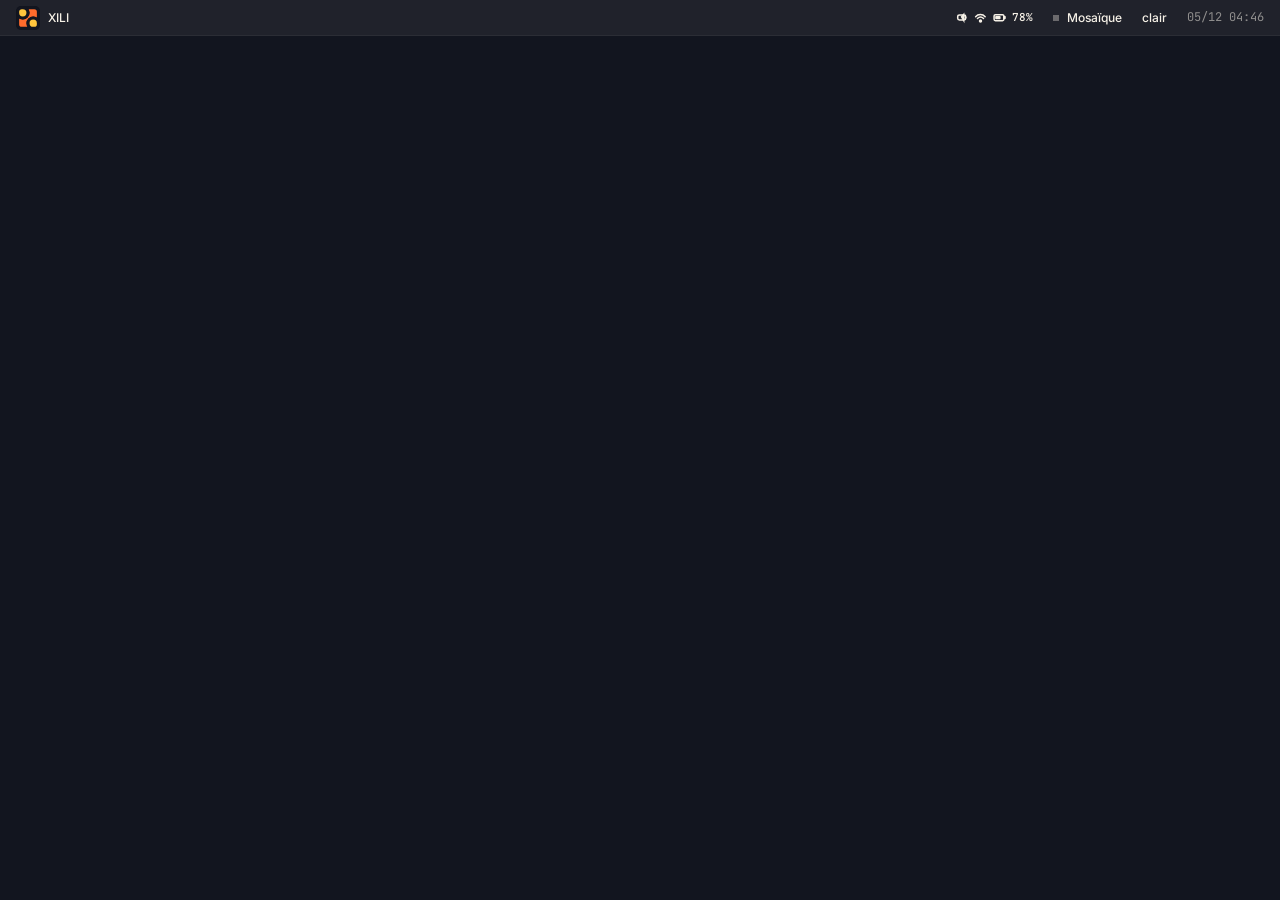
<file: prototype/index.html>
<!DOCTYPE html>
<html lang="fr" data-theme="sombre">
<head>
<meta charset="utf-8">
<meta name="viewport" content="width=device-width, initial-scale=1">
<title>XILI — bureau (maquette)</title>
<link rel="icon" href="../assets/logo/xili-favicon.svg" type="image/svg+xml">
<link rel="stylesheet" href="style.css">
</head>
<body>

<!-- Barre haute : menu à gauche, tâches au centre, état à droite -->
<header id="barre">
  <div class="barre-cote">
    <button id="bouton-menu" class="barre-bouton" aria-haspopup="true" aria-expanded="false">
      <svg class="barre-marque" viewBox="67.638 156.338 460 460" role="img" aria-label="Emblème XILI">
        <rect x="67.638" y="156.338" width="460" height="460" rx="98" fill="#12151F"/>
        <g stroke="#12151F" stroke-width="60" stroke-miterlimit="10">
          <path fill="#FF6B2C" d="M297.638 286.338 C297.638 231.109 252.866 186.338 197.638 186.338 L417.638 186.338 C461.821 186.338 497.638 222.155 497.638 266.338 L497.638 486.338 C497.638 431.109 452.866 386.338 397.638 386.338 C342.409 386.338 297.638 431.109 297.638 486.338 C297.638 541.566 342.409 586.338 397.638 586.338 L177.638 586.338 C133.455 586.338 97.638 550.521 97.638 506.338 L97.638 286.338 C97.638 341.566 142.409 386.338 197.638 386.338 C252.866 386.338 297.638 341.566 297.638 286.338 Z"/>
          <path fill="#FFC53D" d="M97.638 266.338 C97.638 222.155 133.455 186.338 177.638 186.338 L197.638 186.338 C252.866 186.338 297.638 231.109 297.638 286.338 C297.638 341.566 252.866 386.338 197.638 386.338 C142.409 386.338 97.638 341.566 97.638 286.338 Z"/>
          <path fill="#FFC53D" d="M297.638 486.338 C297.638 431.109 342.409 386.338 397.638 386.338 C452.866 386.338 497.638 431.109 497.638 486.338 L497.638 506.338 C497.638 550.521 461.821 586.338 417.638 586.338 L397.638 586.338 C342.409 586.338 297.638 541.566 297.638 486.338 Z"/>
        </g>
      </svg>
      <span>XILI</span>
    </button>
  </div>
  <div id="barre-taches" class="barre-taches" aria-label="Fenêtres ouvertes"></div>
  <div class="barre-cote barre-cote-droite">
    <!-- Indicateurs système (§10.7) : un seul bouton, trois icônes ; le clic
         ouvre le popover de réglages rapides. -->
    <button id="bouton-systeme" class="barre-bouton barre-systeme" aria-haspopup="true" aria-expanded="false"
            title="Réglages rapides (volume, Wi-Fi, batterie, luminosité)">
      <svg class="sys-icone" id="icone-volume" viewBox="0 0 12 12" aria-hidden="true">
        <rect x="2.5" y="3.6" width="7.4" height="4.8" rx="1.6" fill="none"/>
        <path d="M6.1 5.4 L8 3.3 L8 8.7 Z" fill="currentColor"/>
        <path class="ondes" d="M9.3 4.9 C10.2 5.8 10.2 6.2 9.3 7.1"/>
        <path class="croix" d="M8.3 4.7 L10.7 7.3 M10.7 4.7 L8.3 7.3" fill="none"/>
      </svg>
      <svg class="sys-icone" id="icone-wifi" viewBox="0 0 12 12" aria-hidden="true">
        <path d="M1.5 5.2 C3.8 2.6 8 2.6 10.3 5.2"/>
        <path d="M3.2 6.9 C4.9 5.3 7.1 5.3 8.8 6.9"/>
        <circle cx="6" cy="9.2" r="0.9"/>
      </svg>
      <svg class="sys-icone" id="icone-batterie" viewBox="0 0 12 12" aria-hidden="true">
        <rect x="1" y="3.5" width="9" height="5.4" rx="1.2" fill="none"/>
        <rect x="10.2" y="5" width="0.9" height="2" rx="0.3" fill="currentColor"/>
        <rect class="niveau" x="2" y="4.5" width="7" height="3" rx="0.8"/>
      </svg>
      <span id="pourcent-batterie" class="barre-pourcent">--%</span>
    </button>
    <button id="mosaique" class="barre-bouton barre-mosaique" data-active="false"
            title="Mosaïque (Ctrl+Alt+M)" aria-pressed="false">
      <span class="pastille" aria-hidden="true"></span><span>Mosaïque</span>
    </button>
    <button id="bascule-theme" class="barre-bouton" title="Changer de thème (Ctrl+Alt+L)">clair</button>
    <span id="horloge" class="barre-horloge">--:--</span>
  </div>
</header>

<!-- Menu XILI -->
<nav id="menu" class="menu" hidden aria-label="Menu principal">
  <button class="menu-item" data-action="terminal">Ouvrir le terminal <span>Ctrl+Alt+T</span></button>
  <button class="menu-item" data-action="fichiers">Ouvrir les fichiers <span>Ctrl+Alt+F</span></button>
  <button class="menu-item" data-action="cepcou">Ouvrir le PC ou ordinateur</button>
  <button class="menu-item" data-action="reseauapp">Ouvrir le réseau</button>
  <button class="menu-item" data-action="corbeille">Ouvrir la corbeille</button>
  <button class="menu-item" data-action="dossier">Ouvrir le dossier</button>
  <hr class="menu-filet">
  <div class="menu-bloc">
    <span class="menu-libelle">Lisière de la fenêtre active</span>
    <div class="menu-lisieres">
      <input type="color" id="couleur-lisiere" value="#FF6B2C" title="Couleur libre de la lisière">
      <button class="menu-pastille" data-lisiere="#FF6B2C" style="--c:#FF6B2C" title="Orange brûlé — accent principal"></button>
      <button class="menu-pastille" data-lisiere="#FFC53D" style="--c:#FFC53D" title="Safran — accent secondaire"></button>
      <button class="menu-pastille" data-lisiere="#F6F1E7" style="--c:#F6F1E7" title="Ivoire — neutre"></button>
    </div>
  </div>
  <hr class="menu-filet">
  <button class="menu-item" data-action="animations">Animations&nbsp;: <span id="etat-animations">actives</span></button>
  <button class="menu-item" data-action="son">Son : <span id="etat-son">activé</span></button>
  <button class="menu-item" data-action="reseau">Réseau : <span id="etat-reseau">connecté</span></button>
  <button class="menu-item" data-action="parametres">Paramètres système…</button>
  <button class="menu-item" data-action="mosaique">Mosaïque automatique <span>Ctrl+Alt+M</span></button>
  <button class="menu-item" data-action="restart">Réinitialiser le bureau</button>
  <hr class="menu-filet">
  <button class="menu-item" data-action="propos">À propos de XILI</button>
</nav>

<!-- Popover réglages rapides (§10.7) -->
<div id="popover-systeme" class="popover-systeme" hidden aria-label="Réglages rapides">
  <div class="pop-ligne">
    <span class="pop-libelle">Volume</span>
    <input type="range" id="ctl-volume" min="0" max="100" value="65" aria-label="Volume">
    <button class="pop-bascule" id="ctl-son-coupe" aria-pressed="false" aria-label="Couper le son" title="Couper le son"></button>
  </div>
  <div class="pop-ligne">
    <span class="pop-libelle">Wi-Fi</span>
    <button class="pop-bascule pop-txt" id="ctl-wifi" aria-pressed="true">connecté</button>
    <span></span>
  </div>
  <div class="pop-ligne">
    <span class="pop-libelle">Batterie</span>
    <span id="batt-niveau" class="pop-niveau">78 %</span>
    <span id="pourcent-batterie-pop" class="pop-pourcent">78 %</span>
  </div>
  <div class="pop-ligne">
    <span class="pop-libelle">Luminosité</span>
    <input type="range" id="ctl-luminosite" min="0" max="100" value="100" aria-label="Luminosité">
    <span id="pourcent-luminosite" class="pop-pourcent">100 %</span>
  </div>
</div>

<!-- Voile de luminosité (§10.7) : aplat, pointer-events none -->
<div id="voile-luminosite" aria-hidden="true"></div>

<!-- Bureau : épingles + fenêtres -->
<main id="bureau">
  <div id="epingles" aria-label="Épingles du bureau"></div>
</main>

<!-- Modèle de fenêtre -->
<template id="modele-fenetre">
  <section class="fenetre" tabindex="-1">
    <header class="fenetre-titre"><span class="fenetre-nom"></span></header>
    <div class="fenetre-corps"></div>
    <footer class="fenetre-pied">
      <!-- Contrôles en SVG, jamais en glyphes : ✕ (U+2715) et ⤢ (U+2922)
           sont absents d'Inter et de JetBrains Mono. Une icône vectorielle
           ne dépend d'aucune police et se porte telle quelle en J7. -->
      <div class="fenetre-controles">
        <button class="fenetre-bouton" data-bouton="fermer" title="Fermer" aria-label="Fermer">
          <svg viewBox="0 0 12 12" aria-hidden="true"><path d="M2 2 L10 10 M10 2 L2 10"/></svg>
        </button>
        <button class="fenetre-bouton" data-bouton="minimiser" title="Réduire" aria-label="Réduire">
          <svg viewBox="0 0 12 12" aria-hidden="true"><path d="M2 9 L10 9"/></svg>
        </button>
        <button class="fenetre-bouton" data-bouton="agrandir" title="Agrandir" aria-label="Agrandir">
          <svg viewBox="0 0 12 12" aria-hidden="true"><rect x="2" y="2" width="8" height="8" rx="1"/></svg>
        </button>
      </div>
      <div class="fenetre-poignee" title="Redimensionner"></div>
    </footer>
  </section>
</template>

<script src="app.js?v=20261031-icones"></script>
</body>
</html>
</file>
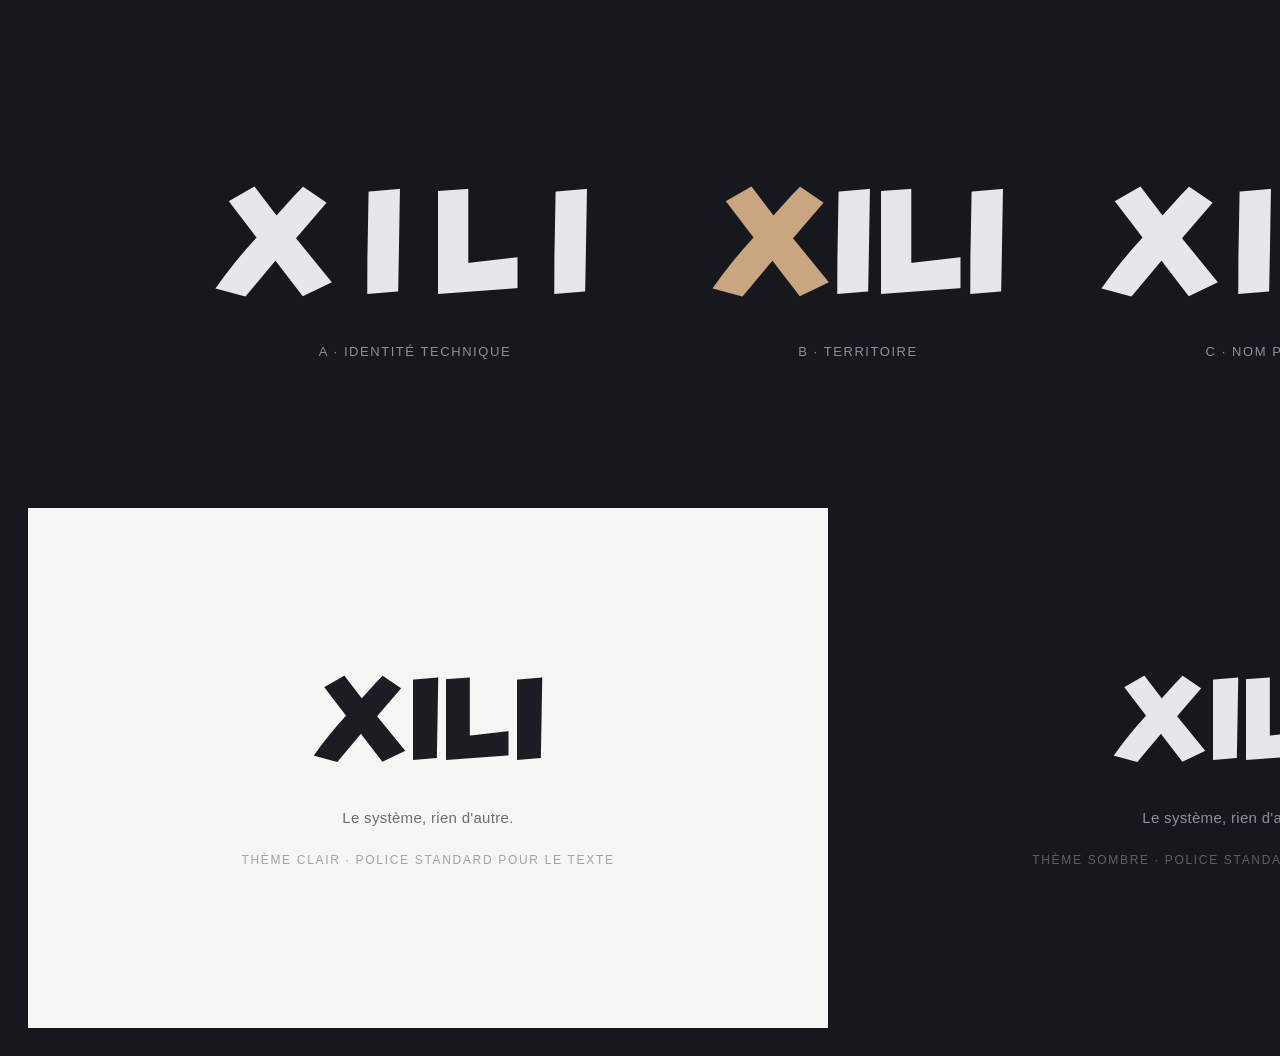
<file: xili-design/logo-essai.html>
<!DOCTYPE html>
<html lang="fr">
<head>
<meta charset="UTF-8">
<title>XILI — logo, essai</title>
<style>
@font-face{
  font-family:"LylBah";
  src:url("Lyl-Bah-Demo.ttf") format("truetype");
  font-display:block;
}
:root{
  --bg:#16181D; --surface:#1E2128; --text:#E6E7EA; --dim:#8B8F99;
  --primary:#7FA6C9; --accent:#C9A67F; --rule:#2A2E36;
}
*{box-sizing:border-box;margin:0;padding:0}
body{background:var(--bg);color:var(--text);
  font-family:"Liberation Sans","DejaVu Sans",sans-serif;font-size:14px;line-height:1.55;padding:28px}
.page{width:1600px;height:1000px;background:var(--bg);position:relative;overflow:hidden}
.lyl{font-family:"LylBah",cursive}
.std{font-family:"Liberation Sans","DejaVu Sans",sans-serif}
.mono{font-family:"Liberation Mono","DejaVu Sans Mono",monospace}

/* ----- planche 1 : le mot seul, trois sens ----- */
.w1{width:1600px;height:480px;display:flex;align-items:center;justify-content:center;gap:90px}
.w1 .item{text-align:center}
.w1 .mot{font-size:150px;line-height:1}
.w1 .cap{font-size:13px;color:var(--dim);margin-top:18px;letter-spacing:.12em;text-transform:uppercase}
.a .mot{letter-spacing:.18em}
.b .mot .x{color:var(--accent)}
.c .mot{letter-spacing:.08em}

/* ----- planche 2 : sur les fonds du système ----- */
.w2{width:1600px;height:520px;display:flex}
.half{width:50%;height:100%;display:flex;flex-direction:column;align-items:center;justify-content:center;gap:22px}
.half.clair{background:#F6F6F4;color:#1B1D22}
.half.sombre{background:#16181D;color:#E6E7EA}
.half.clair .lyl{color:#1B1D22}
.half.sombre .lyl{color:#E6E7EA}
.half .mot{font-size:118px;line-height:1}
.half .sous{font-size:15px;letter-spacing:.02em}
.half.clair .sous{color:#6B6E76}
.half.sombre .sous{color:#8B8F99}
.half .cap{font-size:12px;letter-spacing:.14em;text-transform:uppercase;opacity:.6}
.clair .cap{color:#6B6E76}
.sombre .cap{color:#8B8F99}
</style>
</head>
<body>

<!-- ============ planche 1 ============ -->
<div class="page w1">
  <div class="item a">
    <div class="lyl mot">XILI</div>
    <div class="cap">A · identité technique</div>
  </div>
  <div class="item b">
    <div class="lyl mot"><span class="x">X</span>ILI</div>
    <div class="cap">B · territoire</div>
  </div>
  <div class="item c">
    <div class="lyl mot">XILI</div>
    <div class="cap">C · nom propre</div>
  </div>
</div>

<!-- ============ planche 2 ============ -->
<div class="page w2">
  <div class="half clair">
    <div class="lyl mot">XILI</div>
    <div class="sous std">Le système, rien d'autre.</div>
    <div class="cap std">thème clair · police standard pour le texte</div>
  </div>
  <div class="half sombre">
    <div class="lyl mot">XILI</div>
    <div class="sous std">Le système, rien d'autre.</div>
    <div class="cap std">thème sombre · police standard pour le texte</div>
  </div>
</div>

</body>
</html>
</file>
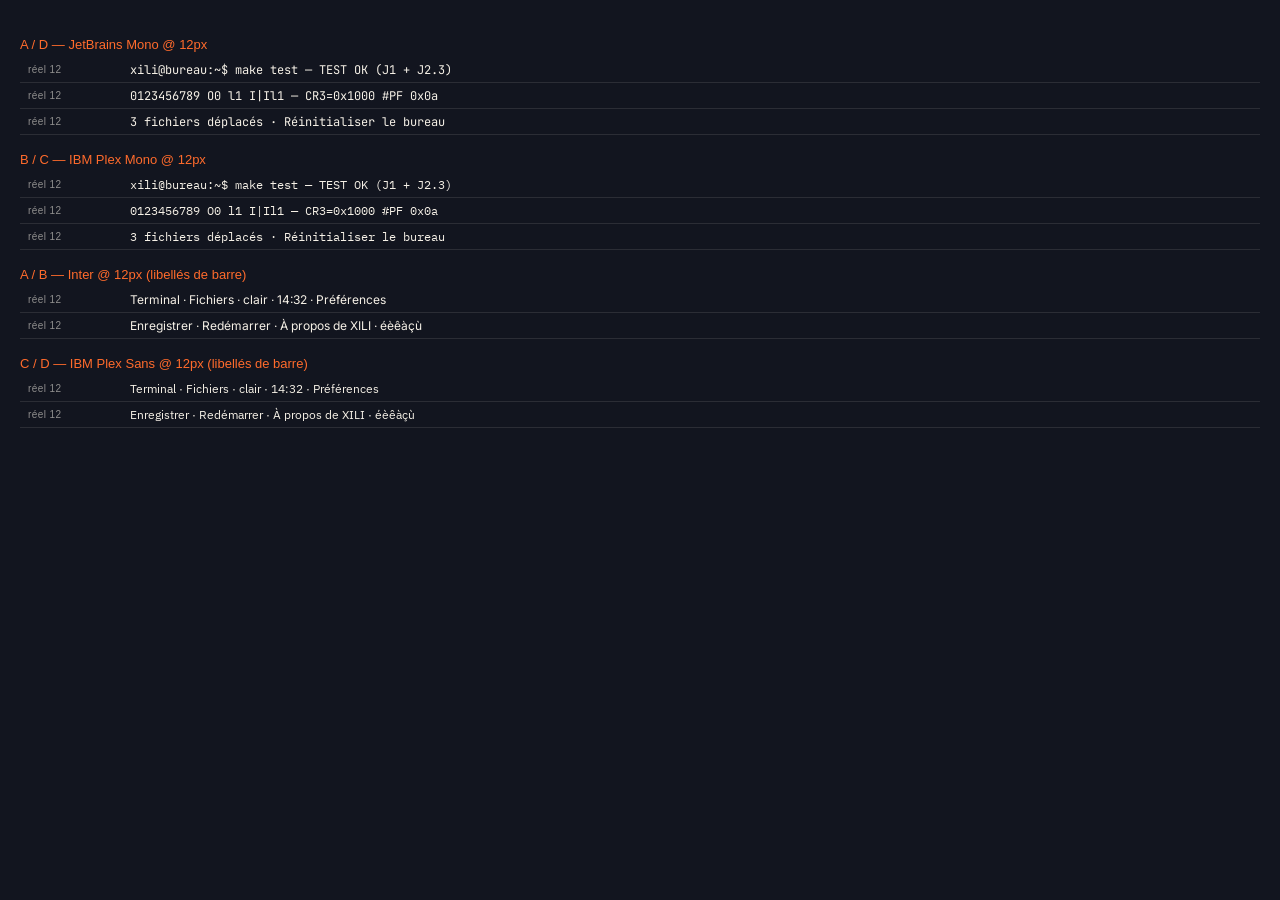
<file: xili-design/specimen-12px.html>
<!DOCTYPE html>
<html lang="fr">
<head>
<meta charset="utf-8">
<title>XILI — épreuve du 12 px</title>
<style>
@font-face { font-family: "Inter";     src: url("fonts-evaluation/Inter-var.ttf");         font-weight: 100 900; }
@font-face { font-family: "PlexSans";  src: url("fonts-evaluation/PlexSans-var.ttf");      font-weight: 100 900; }
@font-face { font-family: "JetBrains"; src: url("fonts-evaluation/JetBrainsMono-var.ttf"); font-weight: 100 900; }
@font-face { font-family: "PlexMono";  src: url("fonts-evaluation/PlexMono-Regular.ttf");  font-weight: 400; }
:root { --bg:#12151F; --surface:#20222B; --text:#F6F1E7; --text-dim:#8F8E8D;
        --primary:#FF6B2C; --rule:#2B2D35; }
* { box-sizing:border-box; margin:0; }
body { background:var(--bg); color:var(--text); padding:20px; }
.ligne { height:26px; display:flex; align-items:center; gap:10px; padding:0 8px;
         border-bottom:1px solid var(--rule); }
.lib { font:400 10px/1 sans-serif; color:var(--text-dim); width:92px; flex:none;
       letter-spacing:.04em; }
.vrai { font-size:12px; }          /* le rendu réel, tel quel */
.gard { font-size:12px; }          /* même chose, pour la lisibilité de la planche */
h2 { font:500 13px/1 sans-serif; color:var(--primary); margin:18px 0 6px; }
</style>
</head>
<body>

<h2>A / D — JetBrains Mono @ 12px</h2>
<div class="ligne"><span class="lib">réel 12</span><span class="vrai" style="font-family:JetBrains,monospace">xili@bureau:~$ make test — TEST OK (J1 + J2.3)</span></div>
<div class="ligne"><span class="lib">réel 12</span><span class="vrai" style="font-family:JetBrains,monospace">0123456789 O0 l1 I|Il1 — CR3=0x1000 #PF 0x0a</span></div>
<div class="ligne"><span class="lib">réel 12</span><span class="vrai" style="font-family:JetBrains,monospace">3 fichiers déplacés · Réinitialiser le bureau</span></div>

<h2>B / C — IBM Plex Mono @ 12px</h2>
<div class="ligne"><span class="lib">réel 12</span><span class="vrai" style="font-family:PlexMono,monospace">xili@bureau:~$ make test — TEST OK (J1 + J2.3)</span></div>
<div class="ligne"><span class="lib">réel 12</span><span class="vrai" style="font-family:PlexMono,monospace">0123456789 O0 l1 I|Il1 — CR3=0x1000 #PF 0x0a</span></div>
<div class="ligne"><span class="lib">réel 12</span><span class="vrai" style="font-family:PlexMono,monospace">3 fichiers déplacés · Réinitialiser le bureau</span></div>

<h2>A / B — Inter @ 12px (libellés de barre)</h2>
<div class="ligne"><span class="lib">réel 12</span><span class="vrai" style="font-family:Inter,sans-serif">Terminal · Fichiers · clair · 14:32 · Préférences</span></div>
<div class="ligne"><span class="lib">réel 12</span><span class="vrai" style="font-family:Inter,sans-serif">Enregistrer · Redémarrer · À propos de XILI · éèêàçù</span></div>

<h2>C / D — IBM Plex Sans @ 12px (libellés de barre)</h2>
<div class="ligne"><span class="lib">réel 12</span><span class="vrai" style="font-family:PlexSans,sans-serif">Terminal · Fichiers · clair · 14:32 · Préférences</span></div>
<div class="ligne"><span class="lib">réel 12</span><span class="vrai" style="font-family:PlexSans,sans-serif">Enregistrer · Redémarrer · À propos de XILI · éèêàçù</span></div>

</body>
</html>
</file>
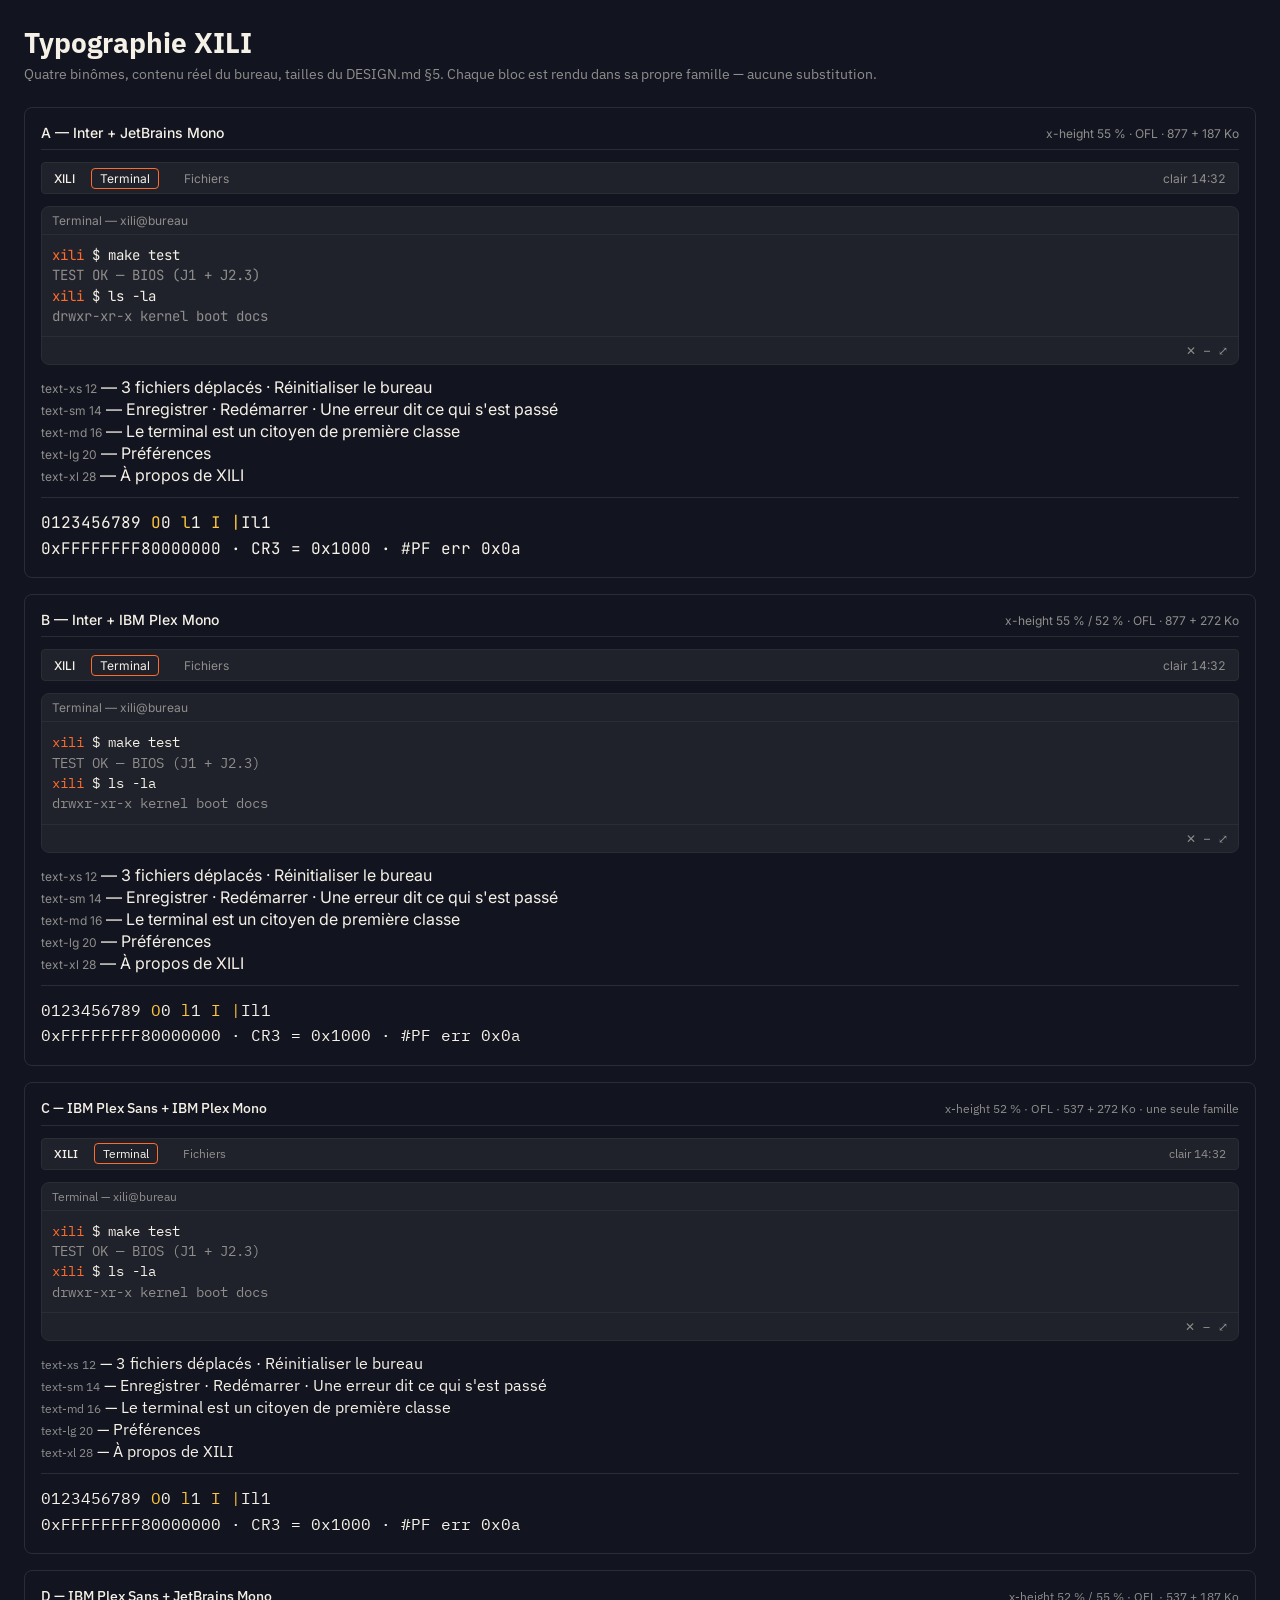
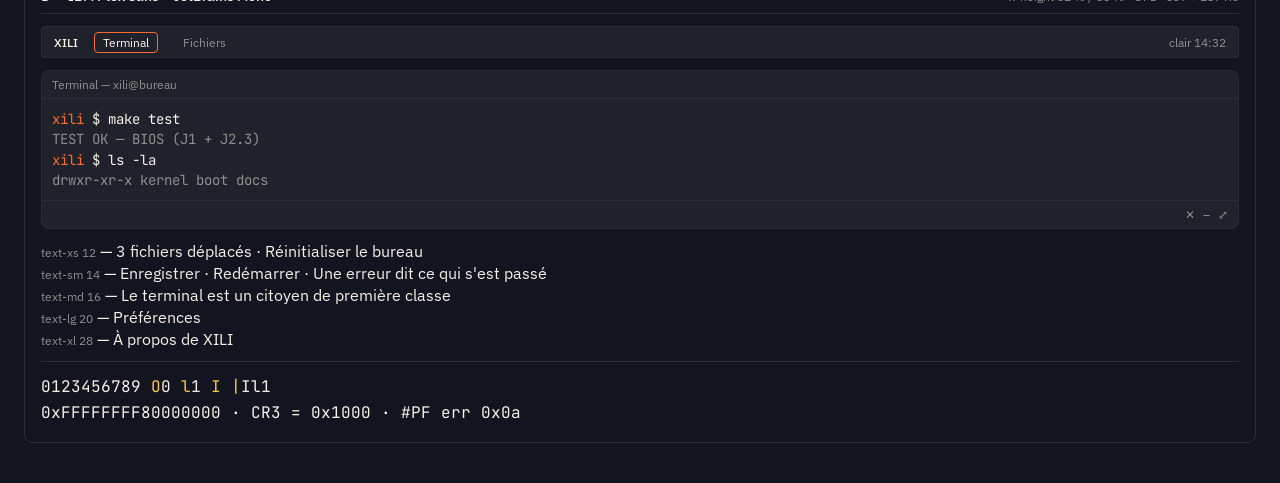
<file: xili-design/specimen-typo.html>
<!DOCTYPE html>
<html lang="fr" data-theme="sombre">
<head>
<meta charset="utf-8">
<title>XILI — comparaison typographique</title>
<style>
/* Évaluation uniquement — les polices viennent de fonts-evaluation/ */
@font-face { font-family: "Inter";     src: url("fonts-evaluation/Inter-var.ttf");         font-weight: 100 900; }
@font-face { font-family: "PlexSans";  src: url("fonts-evaluation/PlexSans-var.ttf");      font-weight: 100 900; }
@font-face { font-family: "JetBrains"; src: url("fonts-evaluation/JetBrainsMono-var.ttf"); font-weight: 100 900; }
@font-face { font-family: "PlexMono";  src: url("fonts-evaluation/PlexMono-Regular.ttf");  font-weight: 400; }
@font-face { font-family: "PlexMono";  src: url("fonts-evaluation/PlexMono-Medium.ttf");   font-weight: 500; }

/* Jetons DESIGN.md §4.2 */
:root {
  --bg: #12151F; --surface: #20222B; --text: #F6F1E7; --text-dim: #8F8E8D;
  --primary: #FF6B2C; --accent: #FFC53D; --rule: #2B2D35;
  --text-xs: 12px; --text-sm: 14px; --text-md: 16px; --text-lg: 20px; --text-xl: 28px;
}
[data-theme="clair"] {
  --bg: #F6F1E7; --surface: #FBF9F5; --text: #12151F; --text-dim: #69696B;
  --primary: #BF3900; --accent: #8E6400; --rule: #DBD7CF;
}
* { box-sizing: border-box; margin: 0; }
body { background: var(--bg); color: var(--text); padding: 24px;
       font-family: "PlexSans", sans-serif; }

h1 { font-size: var(--text-xl); margin-bottom: 4px; }
.sous-titre { color: var(--text-dim); font-size: var(--text-sm); margin-bottom: 24px; }

.bloc { border: 1px solid var(--rule); border-radius: 8px; padding: 16px; margin-bottom: 16px; }
.bloc-tete { display: flex; justify-content: space-between; align-items: baseline;
             margin-bottom: 12px; padding-bottom: 8px; border-bottom: 1px solid var(--rule); }
.bloc-nom { font-size: var(--text-sm); font-weight: 500; }
.bloc-note { font-size: var(--text-xs); color: var(--text-dim); }

/* Le vrai contenu : la barre XILI */
.barre-mock { display: flex; align-items: center; gap: 16px; height: 32px;
              padding: 0 12px; background: var(--surface);
              border: 1px solid var(--rule); border-radius: 4px; margin-bottom: 12px; }
.barre-mock .tache { font-size: var(--text-xs); color: var(--text-dim);
                     padding: 2px 8px; border: 1px solid transparent; border-radius: 4px; }
.barre-mock .tache.active { color: var(--text); border-color: var(--primary); }
.barre-mock .droite { margin-left: auto; font-size: var(--text-xs);
                      color: var(--text-dim); font-variant-numeric: tabular-nums; }

/* La vraie fenêtre : titre en bas-droite comme §10.2 */
.fenetre-mock { background: var(--surface); border: 1px solid var(--rule);
                border-radius: 8px; margin-bottom: 12px; overflow: hidden; }
.fenetre-mock .titre { padding: 6px 10px; font-size: var(--text-xs);
                       border-bottom: 1px solid var(--rule); color: var(--text-dim); }
.fenetre-mock .corps { padding: 10px; font-size: var(--text-sm); }
.fenetre-mock .pied { display: flex; justify-content: flex-end; gap: 8px;
                      padding: 6px 10px; border-top: 1px solid var(--rule);
                      font-size: var(--text-xs); color: var(--text-dim); }

/* Terminal — le citoyen de première classe (§5) */
.term { font-size: var(--text-sm); line-height: 1.45; }
.term .cmd { color: var(--text); }
.term .prompt { color: var(--primary); }
.term .dim { color: var(--text-dim); }

/* Gamme des tailles */
.gamme div { margin-bottom: 2px; }
.gamme .lib { color: var(--text-dim); font-size: var(--text-xs); }

/* Épreuve mono : 0/O 1/l/I + adresses noyau */
.epreuve { font-size: var(--text-md); line-height: 1.6; }
.epreuve .crit { color: var(--accent); }

.paire { display: grid; grid-template-columns: 1fr 1fr; gap: 16px; }
@media (max-width: 900px) { .paire { grid-template-columns: 1fr; } }
</style>
</head>
<body>

<h1>Typographie XILI</h1>
<p class="sous-titre">Quatre binômes, contenu réel du bureau, tailles du DESIGN.md §5.
Chaque bloc est rendu dans sa propre famille — aucune substitution.</p>

<!-- ============ INTER + JETBRAINS MONO ============ -->
<div class="bloc" style="font-family: Inter, sans-serif">
  <div class="bloc-tete">
    <span class="bloc-nom">A — Inter + JetBrains Mono</span>
    <span class="bloc-note">x-height 55 % · OFL · 877 + 187 Ko</span>
  </div>

  <div class="barre-mock">
    <span style="font-size:12px;font-weight:500">XILI</span>
    <span class="tache active">Terminal</span>
    <span class="tache">Fichiers</span>
    <span class="droite">clair 14:32</span>
  </div>

  <div class="fenetre-mock">
    <div class="titre">Terminal — xili@bureau</div>
    <div class="corps term" style="font-family: JetBrains, monospace">
      <div><span class="prompt">xili</span> $ make test</div>
      <div class="dim">TEST OK — BIOS (J1 + J2.3)</div>
      <div><span class="prompt">xili</span> $ ls -la</div>
      <div class="dim">drwxr-xr-x  kernel  boot  docs</div>
    </div>
    <div class="pied"><span>✕</span><span>–</span><span>⤢</span></div>
  </div>

  <div class="gamme">
    <div><span class="lib">text-xs 12</span> — 3 fichiers déplacés · Réinitialiser le bureau</div>
    <div><span class="lib">text-sm 14</span> — Enregistrer · Redémarrer · Une erreur dit ce qui s'est passé</div>
    <div><span class="lib">text-md 16</span> — Le terminal est un citoyen de première classe</div>
    <div><span class="lib">text-lg 20</span> — Préférences</div>
    <div><span class="lib">text-xl 28</span> — À propos de XILI</div>
  </div>

  <div class="epreuve" style="font-family: JetBrains, monospace; margin-top:12px;
       padding-top:12px; border-top:1px solid var(--rule)">
    <div>0123456789 <span class="crit">O</span>0 <span class="crit">l</span>1
         <span class="crit">I</span> <span class="crit">|</span>Il1</div>
    <div>0xFFFFFFFF80000000 · CR3 = 0x1000 · #PF err 0x0a</div>
  </div>
</div>

<!-- ============ INTER + PLEX MONO ============ -->
<div class="bloc" style="font-family: Inter, sans-serif">
  <div class="bloc-tete">
    <span class="bloc-nom">B — Inter + IBM Plex Mono</span>
    <span class="bloc-note">x-height 55 % / 52 % · OFL · 877 + 272 Ko</span>
  </div>

  <div class="barre-mock">
    <span style="font-size:12px;font-weight:500">XILI</span>
    <span class="tache active">Terminal</span>
    <span class="tache">Fichiers</span>
    <span class="droite">clair 14:32</span>
  </div>

  <div class="fenetre-mock">
    <div class="titre">Terminal — xili@bureau</div>
    <div class="corps term" style="font-family: PlexMono, monospace">
      <div><span class="prompt">xili</span> $ make test</div>
      <div class="dim">TEST OK — BIOS (J1 + J2.3)</div>
      <div><span class="prompt">xili</span> $ ls -la</div>
      <div class="dim">drwxr-xr-x  kernel  boot  docs</div>
    </div>
    <div class="pied"><span>✕</span><span>–</span><span>⤢</span></div>
  </div>

  <div class="gamme">
    <div><span class="lib">text-xs 12</span> — 3 fichiers déplacés · Réinitialiser le bureau</div>
    <div><span class="lib">text-sm 14</span> — Enregistrer · Redémarrer · Une erreur dit ce qui s'est passé</div>
    <div><span class="lib">text-md 16</span> — Le terminal est un citoyen de première classe</div>
    <div><span class="lib">text-lg 20</span> — Préférences</div>
    <div><span class="lib">text-xl 28</span> — À propos de XILI</div>
  </div>

  <div class="epreuve" style="font-family: PlexMono, monospace; margin-top:12px;
       padding-top:12px; border-top:1px solid var(--rule)">
    <div>0123456789 <span class="crit">O</span>0 <span class="crit">l</span>1
         <span class="crit">I</span> <span class="crit">|</span>Il1</div>
    <div>0xFFFFFFFF80000000 · CR3 = 0x1000 · #PF err 0x0a</div>
  </div>
</div>

<!-- ============ PLEX SANS + PLEX MONO ============ -->
<div class="bloc" style="font-family: PlexSans, sans-serif">
  <div class="bloc-tete">
    <span class="bloc-nom">C — IBM Plex Sans + IBM Plex Mono</span>
    <span class="bloc-note">x-height 52 % · OFL · 537 + 272 Ko · une seule famille</span>
  </div>

  <div class="barre-mock">
    <span style="font-size:12px;font-weight:500">XILI</span>
    <span class="tache active">Terminal</span>
    <span class="tache">Fichiers</span>
    <span class="droite">clair 14:32</span>
  </div>

  <div class="fenetre-mock">
    <div class="titre">Terminal — xili@bureau</div>
    <div class="corps term" style="font-family: PlexMono, monospace">
      <div><span class="prompt">xili</span> $ make test</div>
      <div class="dim">TEST OK — BIOS (J1 + J2.3)</div>
      <div><span class="prompt">xili</span> $ ls -la</div>
      <div class="dim">drwxr-xr-x  kernel  boot  docs</div>
    </div>
    <div class="pied"><span>✕</span><span>–</span><span>⤢</span></div>
  </div>

  <div class="gamme">
    <div><span class="lib">text-xs 12</span> — 3 fichiers déplacés · Réinitialiser le bureau</div>
    <div><span class="lib">text-sm 14</span> — Enregistrer · Redémarrer · Une erreur dit ce qui s'est passé</div>
    <div><span class="lib">text-md 16</span> — Le terminal est un citoyen de première classe</div>
    <div><span class="lib">text-lg 20</span> — Préférences</div>
    <div><span class="lib">text-xl 28</span> — À propos de XILI</div>
  </div>

  <div class="epreuve" style="font-family: PlexMono, monospace; margin-top:12px;
       padding-top:12px; border-top:1px solid var(--rule)">
    <div>0123456789 <span class="crit">O</span>0 <span class="crit">l</span>1
         <span class="crit">I</span> <span class="crit">|</span>Il1</div>
    <div>0xFFFFFFFF80000000 · CR3 = 0x1000 · #PF err 0x0a</div>
  </div>
</div>

<!-- ============ PLEX SANS + JETBRAINS ============ -->
<div class="bloc" style="font-family: PlexSans, sans-serif">
  <div class="bloc-tete">
    <span class="bloc-nom">D — IBM Plex Sans + JetBrains Mono</span>
    <span class="bloc-note">x-height 52 % / 55 % · OFL · 537 + 187 Ko</span>
  </div>

  <div class="barre-mock">
    <span style="font-size:12px;font-weight:500">XILI</span>
    <span class="tache active">Terminal</span>
    <span class="tache">Fichiers</span>
    <span class="droite">clair 14:32</span>
  </div>

  <div class="fenetre-mock">
    <div class="titre">Terminal — xili@bureau</div>
    <div class="corps term" style="font-family: JetBrains, monospace">
      <div><span class="prompt">xili</span> $ make test</div>
      <div class="dim">TEST OK — BIOS (J1 + J2.3)</div>
      <div><span class="prompt">xili</span> $ ls -la</div>
      <div class="dim">drwxr-xr-x  kernel  boot  docs</div>
    </div>
    <div class="pied"><span>✕</span><span>–</span><span>⤢</span></div>
  </div>

  <div class="gamme">
    <div><span class="lib">text-xs 12</span> — 3 fichiers déplacés · Réinitialiser le bureau</div>
    <div><span class="lib">text-sm 14</span> — Enregistrer · Redémarrer · Une erreur dit ce qui s'est passé</div>
    <div><span class="lib">text-md 16</span> — Le terminal est un citoyen de première classe</div>
    <div><span class="lib">text-lg 20</span> — Préférences</div>
    <div><span class="lib">text-xl 28</span> — À propos de XILI</div>
  </div>

  <div class="epreuve" style="font-family: JetBrains, monospace; margin-top:12px;
       padding-top:12px; border-top:1px solid var(--rule)">
    <div>0123456789 <span class="crit">O</span>0 <span class="crit">l</span>1
         <span class="crit">I</span> <span class="crit">|</span>Il1</div>
    <div>0xFFFFFFFF80000000 · CR3 = 0x1000 · #PF err 0x0a</div>
  </div>
</div>

</body>
</html>
</file>
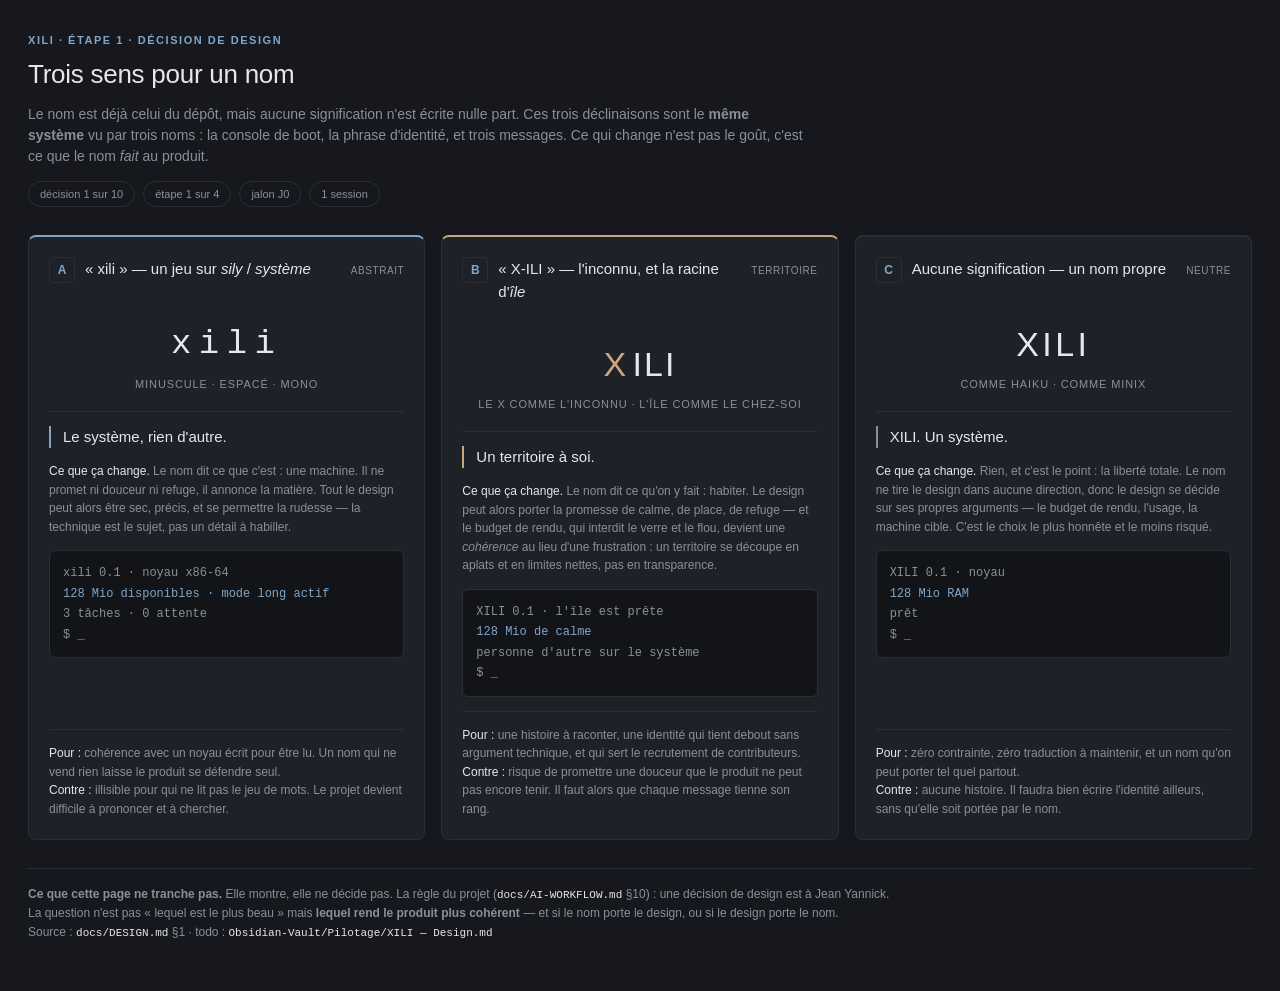
<file: xili-design/variantes-nom.html>
<!DOCTYPE html>
<html lang="fr">
<head>
<meta charset="UTF-8">
<meta name="viewport" content="width=device-width, initial-scale=1.0">
<title>XILI — trois sens pour un nom</title>
<style>
/* Jetons du DESIGN.md (thème sombre, provisoire) */
:root{
  --bg:#16181D; --surface:#1E2128; --text:#E6E7EA; --dim:#8B8F99;
  --primary:#7FA6C9; --accent:#C9A67F; --rule:#2A2E36;
}
*{box-sizing:border-box;margin:0;padding:0}
body{
  background:var(--bg); color:var(--text);
  font-family:"Liberation Sans","DejaVu Sans",-apple-system,sans-serif;
  font-size:14px; line-height:1.5; padding:32px 28px 48px;
}
.mono{font-family:"Liberation Mono","DejaVu Sans Mono",monospace}

/* ---------- en-tête ---------- */
header{max-width:1240px;margin:0 auto 28px}
.kicker{font-size:11px;letter-spacing:.14em;text-transform:uppercase;color:var(--primary);font-weight:700}
h1{font-size:26px;font-weight:400;letter-spacing:-.01em;margin:6px 0 10px}
.lede{color:var(--dim);font-size:14px;max-width:780px}
.regles{margin-top:14px;display:flex;gap:8px;flex-wrap:wrap}
.regle{font-size:11px;color:var(--dim);border:1px solid var(--rule);border-radius:99px;padding:4px 11px}

/* ---------- grille des trois ---------- */
.grid{display:grid;grid-template-columns:repeat(3,1fr);gap:16px;max-width:1240px;margin:0 auto}
@media(max-width:1000px){.grid{grid-template-columns:1fr}}
.col{background:var(--surface);border:1px solid var(--rule);border-radius:8px;padding:20px;display:flex;flex-direction:column;gap:14px}
.col.a{border-top:2px solid var(--primary)}
.col.b{border-top:2px solid var(--accent)}
.col.c{border-top:2px solid var(--rule)}

/* lettre du candidat */
.lettre{display:flex;align-items:baseline;gap:10px}
.lettre .L{width:26px;height:26px;border-radius:4px;border:1px solid var(--rule);display:grid;place-items:center;font-size:12px;font-weight:700;color:var(--primary);flex:none}
.lettre h2{font-size:15px;font-weight:500}
.lettre .tag{margin-left:auto;font-size:10px;color:var(--dim);letter-spacing:.06em;text-transform:uppercase}

/* le nom, décliné */
.nom{padding:22px 0 18px;text-align:center;border-bottom:1px solid var(--rule)}
.nom .mot{font-size:34px;letter-spacing:.02em}
.nom .sous{font-size:11px;color:var(--dim);margin-top:6px;letter-spacing:.08em;text-transform:uppercase}

/* déclinaison A : technique, discrète, presque abstraite */
.col.a .mot{font-family:"Liberation Mono","DejaVu Sans Mono",monospace;letter-spacing:.22em;font-weight:400}
/* déclinaison B : espace, refuge */
.col.b .mot{font-weight:400;letter-spacing:.06em}
.col.b .mot .x{color:var(--accent)}
/* déclinaison C : nom propre, neutre */
.col.c .mot{font-weight:400;letter-spacing:.1em}

/* phrase d'identité */
.phrase{font-size:15px;line-height:1.5;border-left:2px solid var(--rule);padding-left:12px}
.col.a .phrase{border-left-color:var(--primary)}
.col.b .phrase{border-left-color:var(--accent)}
.col.c .phrase{border-left-color:var(--dim)}

/* ce que ça change */
.change{font-size:12px;color:var(--dim);line-height:1.55}
.change b{color:var(--text);font-weight:500}

/* console */
.console{background:#121418;border:1px solid var(--rule);border-radius:6px;padding:12px 13px;font-size:12px;line-height:1.7}
.console .ligne{white-space:pre-wrap;word-break:break-word}
.console .info{color:var(--dim)}
.console .ok{color:var(--primary)}
.console .warn{color:var(--accent)}
.console .err{color:#E08A8A}
.console .invite{color:var(--dim)}

/* verdict */
.verdict{margin-top:auto;padding-top:14px;border-top:1px solid var(--rule);font-size:12px;color:var(--dim);line-height:1.55}
.verdict b{color:var(--text);font-weight:500}

/* ---------- pied ---------- */
footer{max-width:1240px;margin:28px auto 0;padding-top:16px;border-top:1px solid var(--rule);font-size:12px;color:var(--dim);line-height:1.6}
footer code{font-family:"Liberation Mono","DejaVu Sans Mono",monospace;font-size:11px;color:var(--text)}
</style>
</head>
<body>

<header>
  <div class="kicker">XILI · Étape 1 · décision de design</div>
  <h1>Trois sens pour un nom</h1>
  <p class="lede">
    Le nom est déjà celui du dépôt, mais aucune signification n'est écrite nulle part.
    Ces trois déclinaisons sont le <b>même système</b> vu par trois noms : la console
    de boot, la phrase d'identité, et trois messages. Ce qui change n'est pas le goût,
    c'est ce que le nom <em>fait</em> au produit.
  </p>
  <div class="regles">
    <span class="regle">décision 1 sur 10</span>
    <span class="regle">étape 1 sur 4</span>
    <span class="regle">jalon J0</span>
    <span class="regle">1 session</span>
  </div>
</header>

<div class="grid">

  <!-- ================= A ================= -->
  <article class="col a">
    <div class="lettre"><span class="L">A</span><h2>« xili » — un jeu sur <em>sily</em> / <em>système</em></h2><span class="tag">abstrait</span></div>

    <div class="nom">
      <div class="mot">xili</div>
      <div class="sous">minuscule · espacé · mono</div>
    </div>

    <p class="phrase">Le système, rien d'autre.</p>

    <p class="change">
      <b>Ce que ça change.</b> Le nom dit ce que c'est : une machine. Il ne
      promet ni douceur ni refuge, il annonce la matière. Tout le design peut
      alors être sec, précis, et se permettre la rudesse — la technique est
      le sujet, pas un détail à habiller.
    </p>

    <div class="console mono">
      <div class="ligne info">xili 0.1 · noyau x86-64</div>
      <div class="ligne ok">128 Mio disponibles · mode long actif</div>
      <div class="ligne info">3 tâches · 0 attente</div>
      <div class="ligne invite">$ <span class="info">_</span></div>
    </div>

    <div class="verdict">
      <b>Pour :</b> cohérence avec un noyau écrit pour être lu. Un nom qui ne
      vend rien laisse le produit se défendre seul.<br>
      <b>Contre :</b> illisible pour qui ne lit pas le jeu de mots. Le projet
      devient difficile à prononcer et à chercher.
    </div>
  </article>

  <!-- ================= B ================= -->
  <article class="col b">
    <div class="lettre"><span class="L">B</span><h2>« X-ILI » — l'inconnu, et la racine d'<em>île</em></h2><span class="tag">territoire</span></div>

    <div class="nom">
      <div class="mot"><span class="x">X</span>&#8202;ILI</div>
      <div class="sous">le X comme l'inconnu · l'ÎLE comme le chez-soi</div>
    </div>

    <p class="phrase">Un territoire à soi.</p>

    <p class="change">
      <b>Ce que ça change.</b> Le nom dit ce qu'on y fait : habiter. Le design
      peut alors porter la promesse de calme, de place, de refuge — et le
      budget de rendu, qui interdit le verre et le flou, devient une
      <em>cohérence</em> au lieu d'une frustration : un territoire se découpe en
      aplats et en limites nettes, pas en transparence.
    </p>

    <div class="console mono">
      <div class="ligne info">XILI 0.1 · l'île est prête</div>
      <div class="ligne ok">128 Mio de calme</div>
      <div class="ligne info">personne d'autre sur le système</div>
      <div class="ligne invite">$ <span class="info">_</span></div>
    </div>

    <div class="verdict">
      <b>Pour :</b> une histoire à raconter, une identité qui tient debout sans
      argument technique, et qui sert le recrutement de contributeurs.<br>
      <b>Contre :</b> risque de promettre une douceur que le produit ne peut
      pas encore tenir. Il faut alors que chaque message tienne son rang.
    </div>
  </article>

  <!-- ================= C ================= -->
  <article class="col c">
    <div class="lettre"><span class="L">C</span><h2>Aucune signification — un nom propre</h2><span class="tag">neutre</span></div>

    <div class="nom">
      <div class="mot">XILI</div>
      <div class="sous">comme Haiku · comme Minix</div>
    </div>

    <p class="phrase">XILI. Un système.</p>

    <p class="change">
      <b>Ce que ça change.</b> Rien, et c'est le point : la liberté totale. Le
      nom ne tire le design dans aucune direction, donc le design se décide sur
      ses propres arguments — le budget de rendu, l'usage, la machine cible.
      C'est le choix le plus honnête et le moins risqué.
    </p>

    <div class="console mono">
      <div class="ligne info">XILI 0.1 · noyau</div>
      <div class="ligne ok">128 Mio RAM</div>
      <div class="ligne info">prêt</div>
      <div class="ligne invite">$ <span class="info">_</span></div>
    </div>

    <div class="verdict">
      <b>Pour :</b> zéro contrainte, zéro traduction à maintenir, et un nom
      qu'on peut porter tel quel partout.<br>
      <b>Contre :</b> aucune histoire. Il faudra bien écrire l'identité
      ailleurs, sans qu'elle soit portée par le nom.
    </div>
  </article>

</div>

<footer>
  <p><b>Ce que cette page ne tranche pas.</b> Elle montre, elle ne décide pas. La règle du
  projet (<code>docs/AI-WORKFLOW.md</code> §10) : une décision de design est à Jean Yannick.</p>
  <p>La question n'est pas « lequel est le plus beau » mais <b>lequel rend le produit plus
  cohérent</b> — et si le nom porte le design, ou si le design porte le nom.</p>
  <p>Source : <code>docs/DESIGN.md</code> §1 · todo : <code>Obsidian-Vault/Pilotage/XILI — Design.md</code></p>
</footer>

</body>
</html>
</file>
<file: prototype/style.css>
/* ==========================================================================
   XILI — maquette du bureau
   Conforme à docs/DESIGN.md : jetons seuls, aplats, filets, pas d'ombre.
   Exceptions validées : lisière lumineuse (§10.5), mouvement limité à
   position / taille / opacité, jamais plus de 320 ms.
   Cible : 1280×800.
   ========================================================================== */

/* --- Jetons (§4 palette, §5 typo, §6 géométrie, §7 mouvement) --------------- */

:root,
[data-theme="sombre"] {
  --bg:       #12151F;
  --surface:  #20222B;
  --text:     #F6F1E7;
  --text-dim: #8F8E8D;
  --primary:  #FF6B2C;
  --accent:   #FFC53D;
  --rule:     #2B2D35;
  --inactif:  rgba(18, 21, 31, 0.28);
}

[data-theme="clair"] {
  --bg:       #F6F1E7;
  --surface:  #FBF9F5;
  --text:     #12151F;
  --text-dim: #69696B;
  --primary:  #BF3900;
  --accent:   #8E6400;
  --rule:     #DBD7CF;
  --inactif:  rgba(246, 241, 231, 0.42);
}

/* --- Polices (§5, décision 2026-10-29) ------------------------------------
   Binôme retenu : Inter (interface) + JetBrains Mono (mono).
   Sous-ensembles latin + accents français, générés par pyftsubset depuis
   les TTF complets de xili-design/fonts-evaluation/.
   Licence : SIL OFL 1.1 — redistribuable, les fichiers OFL.txt accompagnent
   les sources dans assets/fonts/. */

@font-face {
  font-family: "Inter";
  src: url("../assets/fonts/inter-latin.woff2") format("woff2");
  font-weight: 100 900;
  font-style: normal;
  font-display: swap;
}
@font-face {
  font-family: "JetBrains Mono";
  src: url("../assets/fonts/jetbrainsmono-latin.woff2") format("woff2");
  font-weight: 100 800;
  font-style: normal;
  font-display: swap;
}

:root {
  --font-ui:   "Inter", system-ui, "Segoe UI", sans-serif;
  --font-mono: "JetBrains Mono", ui-monospace, "Cascadia Mono", monospace;

  --text-xs: 12px;
  --text-sm: 14px;
  --text-md: 16px;
  --text-lg: 20px;
  --text-xl: 28px;

  --radius-sm: 4px;
  --radius-md: 12px;   /* ouvert 8 → 12 (§6, 2026-10-29) */
  --radius-lg: 20px;   /* ouvert 12 → 20 */
  --sp-1: 4px;  --sp-2: 8px;  --sp-3: 12px;  --sp-4: 16px;
  --sp-5: 24px; --sp-6: 32px; --sp-7: 48px;
  --hit: 32px;
  --barre-h: 36px;

  --dur-fast: 120ms;
  --dur-base: 200ms;
  --dur-slow: 320ms;
  --easing: cubic-bezier(0.2, 0.0, 0.0, 1);

  /* Lisière de la fenêtre active — couleur libre, réglable dans le menu (§10.5).
     Défaut = primary du thème : c'est une bordure, elle doit tenir 3:1 sur le
     fond. L'utilisateur peut en mettre une autre ; là, c'est son choix. */
  --lisiere: var(--primary);
  --lisiere-bande: 0 0 0 2px var(--lisiere);    /* arête nette : spread, sans flou — §3 « de base » */
  --lisiere-halo:  0 0 14px 2px var(--lisiere); /* lumière : flou réel — exception §3, §10.5 */
}

/* --- Base ------------------------------------------------------------------ */

* { box-sizing: border-box; margin: 0; padding: 0; }

html, body { height: 100%; }

body {
  font-family: var(--font-ui);
  font-size: var(--text-sm);
  line-height: 1.45;
  color: var(--text);
  background: var(--bg);
  overflow: hidden;
  -webkit-font-smoothing: antialiased;
}

button { font: inherit; color: inherit; background: none; border: none; cursor: pointer; }

:focus-visible {
  outline: 2px solid var(--primary);
  outline-offset: 1px;
  border-radius: var(--radius-sm);
}

/* Désactivation globale des animations (§7 : le mouvement se désactive) */
body.sans-animations *,
body.sans-animations *::before,
body.sans-animations *::after {
  transition-duration: 0ms !important;
  animation-duration: 0ms !important;
}

@media (prefers-reduced-motion: reduce) {
  *, *::before, *::after {
    transition-duration: 0ms !important;
    animation-duration: 0ms !important;
  }
}

/* --- Barre haute (§10.1 : menu gauche, tâches centre, état droite) ---------- */

#barre {
  position: fixed;
  inset: 0 0 auto 0;
  height: var(--barre-h);
  display: grid;
  grid-template-columns: 1fr auto 1fr;
  align-items: center;
  padding: 0 var(--sp-2);
  background: var(--surface);
  border-bottom: 1px solid var(--rule);
  z-index: 1000;
  user-select: none;
}

.barre-cote { display: flex; align-items: center; gap: var(--sp-1); }
.barre-cote-droite { justify-self: end; }

.barre-bouton {
  display: flex;
  align-items: center;
  gap: var(--sp-2);
  height: var(--hit);
  padding: 0 var(--sp-2);
  border-radius: var(--radius-sm);
  font-size: var(--text-xs);
  font-weight: 500;
  transition: background-color var(--dur-fast) var(--easing);
}

.barre-bouton:hover,
.barre-bouton[aria-expanded="true"] { background: var(--rule); }

/* Indicateur de mosaïque (§10.6) — état visible en permanence dans la barre */
.barre-mosaique[data-active="true"] {
  color: var(--primary);
  border-color: var(--primary);
}
.barre-mosaique .pastille {
  width: 6px; height: 6px;
  background: currentColor;
  opacity: .35;
}
.barre-mosaique[data-active="true"] .pastille { opacity: 1; }

/* Indicateurs système (§10.7) : cluster volume / Wi-Fi / batterie */
.barre-systeme { gap: 6px; padding: 0 var(--sp-2); }
.sys-icone { width: 13px; height: 13px; fill: none; stroke: currentColor; stroke-width: 1.4; stroke-linecap: round; }
#icone-volume .ondes { display: none; }
#icone-volume .croix { display: none; }
.barre-systeme[data-coupe="true"] #icone-volume .croix { display: block; }
.barre-systeme:not([data-coupe="true"]) #icone-volume .ondes { display: block; }
.barre-systeme[data-wifi="false"] #icone-wifi path:first-child { display: none; }   /* grand arc retiré quand déconnecté */
#icone-wifi circle { fill: currentColor; }
.barre-systeme[data-wifi="false"] #icone-wifi circle { opacity: .35; }
#icone-batterie .niveau { fill: currentColor; stroke: none; }
#icone-batterie .borne { fill: none; stroke: currentColor; stroke-width: 1.4; }
.barre-pourcent { font-family: var(--font-mono); font-size: 11px; font-variant-numeric: tabular-nums; }

/* Alerte : primary seulement, la forme ne bouge pas (§10.7).
   Posée sur l'icône concernée : stroke: currentColor suit. */
.alerte { color: var(--primary) !important; }

/* Popover réglages rapides : carte resserrée, élévée sans ombre (§6) */
.popover-systeme[hidden] { display: none; }
.popover-systeme {
  position: fixed;
  top: calc(var(--barre-h) + 4px);
  right: 8px;
  width: 260px;
  padding: var(--sp-3);
  background: var(--surface);
  border: 1px solid var(--rule);
  border-radius: var(--radius-lg);
  z-index: 1100;
  display: grid;
  gap: var(--sp-2);
}
.pop-ligne { display: grid; grid-template-columns: 78px 1fr auto; align-items: center; gap: var(--sp-2); }
.pop-libelle { color: var(--text-dim); }
.pop-libelle:first-letter { text-transform: uppercase; }
.pop-bascule { min-height: var(--hit); }
.pop-bascule[aria-pressed="true"] { color: var(--text); }
.pop-txt { border: none; background: none; color: var(--text-dim); }
.pop-pourcent { font-family: var(--font-mono); font-size: 11px; font-variant-numeric: tabular-nums; }
.pop-niveau { font-family: var(--font-mono); font-size: 12px; font-weight: 600; font-variant-numeric: tabular-nums; }
.popover-systeme input[type="range"] {
  width: 100%;
  accent-color: var(--primary);
  min-height: var(--hit);
}

/* Voile de luminosité : aplat parent plein, au-dessus du bureau sous la barre */
#voile-luminosite {
  position: fixed;
  inset: var(--barre-h) 0 0 0;
  background: #000;
  opacity: 0;
  pointer-events: none;
  z-index: 1050;
}

.barre-marque { width: 24px; height: 24px; display: block; flex: none; }

.barre-taches {
  display: flex;
  gap: var(--sp-1);
  justify-self: center;
  max-width: 520px;
  overflow: hidden;
}

.barre-tache {
  display: flex;
  align-items: center;
  gap: var(--sp-1);
  height: calc(var(--hit) - 4px);
  padding: 0 var(--sp-3);
  border: 1px solid var(--rule);
  border-radius: var(--radius-sm);
  font-size: var(--text-xs);
  color: var(--text-dim);
  white-space: nowrap;
  transition: color var(--dur-fast) var(--easing),
              border-color var(--dur-fast) var(--easing);
}
.tache-icone { width: 12px; height: 12px; flex: none;
               fill: none; stroke: currentColor; stroke-width: 1.4;
               stroke-linecap: round; stroke-linejoin: round; }

.barre-tache:hover { color: var(--text); }
.barre-tache.active { color: var(--text); border-color: var(--lisiere); }
.barre-tache.minimisee { opacity: 0.6; }

.barre-horloge {
  font-family: var(--font-mono);
  font-size: var(--text-xs);
  color: var(--text-dim);
  padding: 0 var(--sp-2);
  font-variant-numeric: tabular-nums;
}

/* --- Menu XILI --------------------------------------------------------------- */

.menu {
  position: fixed;
  top: calc(var(--barre-h) + var(--sp-1));
  left: var(--sp-2);
  width: 264px;
  padding: var(--sp-1);
  background: var(--surface);
  border: 1px solid var(--rule);
  border-radius: var(--radius-md);
  z-index: 1100;
  display: flex;
  flex-direction: column;
}

.menu[hidden] { display: none; }

.menu-item {
  display: flex;
  justify-content: space-between;
  align-items: center;
  gap: var(--sp-4);
  min-height: var(--hit);
  padding: 0 var(--sp-3);
  text-align: left;
  border-radius: var(--radius-sm);
  transition: background-color var(--dur-fast) var(--easing);
}

.menu-item:hover { background: var(--rule); }
.menu-item span { color: var(--text-dim); font-size: var(--text-xs); }

.menu-filet { border: none; border-top: 1px solid var(--rule); margin: var(--sp-1) var(--sp-2); }

.menu-bloc { padding: var(--sp-2) var(--sp-3); }

.menu-libelle {
  display: block;
  font-size: var(--text-xs);
  color: var(--text-dim);
  margin-bottom: var(--sp-2);
}

.menu-lisieres { display: flex; align-items: center; gap: var(--sp-2); }

input[type="color"] {
  width: var(--hit);
  height: 24px;
  padding: 2px;
  background: none;
  border: 1px solid var(--rule);
  border-radius: var(--radius-sm);
  cursor: pointer;
}

.menu-pastille {
  width: 20px;
  height: 20px;
  border-radius: 50%;
  background: var(--c);
  border: 1px solid var(--rule);
  transition: transform var(--dur-fast) var(--easing);
}

.menu-pastille:hover { transform: scale(1.15); }

/* --- Bureau (§10.3 : vide par défaut, épinglable) ---------------------------- */

#bureau {
  position: fixed;
  inset: var(--barre-h) 0 0 0;
}

#epingles {
  position: absolute;
  inset: 0;
  padding: var(--sp-3);
}

.epingle {
  position: absolute;
  width: 88px;
  padding: var(--sp-2) var(--sp-1);
  display: flex;
  flex-direction: column;
  align-items: center;
  gap: var(--sp-1);
  border: 1px solid transparent;
  border-radius: var(--radius-sm);
  text-align: center;
  cursor: grab;
  user-select: none;
  transition: border-color var(--dur-fast) var(--easing),
              background-color var(--dur-fast) var(--easing);
}

.epingle:hover { background: var(--rule); }

/* Sélection = filet accent (§10.3 : la seule apparition courante de l'accent) */
.epingle.selectionnee { border-color: var(--accent); }

.epingle-glyphe {
  width: 40px;
  height: 40px;
  display: flex;
  align-items: center;
  justify-content: center;
  font-family: var(--font-mono);
  font-size: var(--text-lg);
  color: var(--text-dim);
  border: 1px solid var(--rule);
  border-radius: var(--radius-sm);
  background: var(--surface);
}

.epingle.nom { font-size: var(--text-xs); color: var(--text); line-height: 1.3; }

/* --- Fenêtres (§10.2 : titre en haut, contrôles en bas à droite) ------------ */

.fenetre {
  position: absolute;
  display: flex;
  flex-direction: column;
  min-width: 320px;
  min-height: 200px;
  background: var(--surface);
  border: 1px solid var(--rule);
  border-radius: var(--radius-md);
  overflow: hidden;
}

.fenetre.ouverte {
  animation: fenetre-ouverture var(--dur-base) var(--easing);
}

@keyframes fenetre-ouverture {
  from { opacity: 0; transform: translateY(8px); }
  to   { opacity: 1; transform: translateY(0); }
}

/* Élévation par filet : la fenêtre active porte le filet + la lisière primaire */
.fenetre.active {
  border-color: var(--lisiere);
  /* Bande + halo : §10.5. La bande seule est « de base » (§3), le halo est
     l'exception — une seule fenêtre, un seul box-shadow. */
  box-shadow: var(--lisiere-bande), var(--lisiere-halo);
}

/* Fenêtre inactive : voile d'aplat, pas de flou (§3). Reprend le style
   « fenêtre inactive » de COSMIC — l'attention se lit aussi par écart. */
.fenetre:not(.active)::after {
  content: "";
  position: absolute;
  inset: 0;
  background: var(--inactif);
  pointer-events: none;
}

/* Mosaïque (§10.6) : la géométrie est pilotée par l'arbre de partages.
   La transition ne s'applique qu'aux fenêtres tuilées — glisser une fenêtre
   la fait sortir de l'arbre, donc aucune latence au pointermove. Seules la
   position et la taille animent (§7). */
.fenetre.en-mosaique {
  transition: left   var(--dur-base) var(--easing),
              top    var(--dur-base) var(--easing),
              width  var(--dur-base) var(--easing),
              height var(--dur-base) var(--easing);
}
/* Posée après, donc prioritaire : pendant qu'on tire un ratio ou une fenêtre,
   la transition suivrait le pointeur et donnerait une impression de retard. */
.fenetre.sans-transition { transition: none !important; }
/* En mosaïque, la taille vient de l'arbre : le plancher flottant (320×200)
   n'a plus à s'y opposer, sinon les fenêtres se chevauchent quand le bureau
   est étroit. La borne du poignée (ratio 0.15–0.85, §10.6) remplace le
   plancher en mode tuilé. */
.fenetre.en-mosaique { min-width: 0; min-height: 0; }
.fenetre.en-mosaique .fenetre-titre { cursor: grab; }
.fenetre.en-mosaique.deplacee .fenetre-titre { cursor: grabbing; }

.fenetre-titre {
  height: var(--hit);
  display: flex;
  align-items: center;
  padding: 0 var(--sp-3);
  border-bottom: 1px solid var(--rule);
  cursor: grab;
  user-select: none;
  flex: none;
}

.fenetre-titre:active { cursor: grabbing; }

.fenetre-nom {
  font-size: var(--text-xs);
  font-weight: 500;
  color: var(--text-dim);
  pointer-events: none;
}

.fenetre.active .fenetre-nom { color: var(--text); }

.fenetre-corps { flex: 1; overflow: auto; font-size: var(--text-sm); }

/* Pied : contrôles en bas à droite, poignée au coin */
.fenetre-pied {
  display: flex;
  align-items: center;
  justify-content: flex-end;
  height: var(--hit);
  border-top: 1px solid var(--rule);
  flex: none;
}

.fenetre-controles { display: flex; }

.fenetre-bouton {
  width: var(--hit);
  height: var(--hit);
  display: flex;
  align-items: center;
  justify-content: center;
  font-size: var(--text-xs);
  color: var(--text-dim);
  transition: color var(--dur-fast) var(--easing),
              background-color var(--dur-fast) var(--easing);
}

.fenetre-bouton:hover { color: var(--text); background: var(--rule); }
.fenetre-bouton[data-bouton="fermer"]:hover { color: var(--accent); }

/* Icônes de contrôle : SVG, jamais des glyphes de police — ✕ (U+2715) et
   ⤢ (U+2922) sont absents d'Inter comme de JetBrains Mono. */
.fenetre-bouton svg {
  width: 12px;
  height: 12px;
  fill: none;
  stroke: currentColor;
  stroke-width: 1.5;
  stroke-linecap: round;
}

.fenetre-poignee {
  width: 16px;
  height: var(--hit);
  margin-left: var(--sp-1);
  cursor: nwse-resize;
  flex: none;
}

.fenetre-poignee::after {
  content: "";
  display: block;
  width: 8px;
  height: 8px;
  margin: 12px 0 0 2px;
  border-right: 1px solid var(--text-dim);
  border-bottom: 1px solid var(--text-dim);
}

/* --- Terminal ---------------------------------------------------------------- */

.terminal {
  display: flex;
  flex-direction: column;
  height: 100%;
  padding: var(--sp-3);
  font-family: var(--font-mono);
  font-size: var(--text-sm);
  line-height: 1.6;
}

.terminal-sortie { flex: 1; overflow-y: auto; white-space: pre-wrap; word-break: break-word; }

.terminal-sortie .dim { color: var(--text-dim); }
.terminal-sortie .primaire { color: var(--primary); }
.terminal-sortie .accent { color: var(--accent); }

.terminal-saisie-ligne { display: flex; align-items: baseline; gap: var(--sp-2); flex: none; }

.terminal-prompt { color: var(--primary); flex: none; }

.terminal-saisie {
  flex: 1;
  font: inherit;
  color: var(--text);
  background: none;
  border: none;
  outline: none;
  padding: 0;
}

/* --- Fichiers ----------------------------------------------------------------- */

.fichiers { display: flex; height: 100%; }

.fichiers-lieux {
  width: 168px;
  flex: none;
  padding: var(--sp-2);
  border-right: 1px solid var(--rule);
  display: flex;
  flex-direction: column;
  gap: 2px;
}

.fichiers-lieu {
  display: flex;
  align-items: center;
  min-height: var(--hit);
  padding: 0 var(--sp-2);
  border-radius: var(--radius-sm);
  text-align: left;
  color: var(--text-dim);
  transition: background-color var(--dur-fast) var(--easing),
              color var(--dur-fast) var(--easing);
}

.fichiers-lieu:hover { background: var(--rule); color: var(--text); }

.fichiers-lieu.actif { color: var(--text); border-left: 2px solid var(--accent); }

.fichiers-liste { flex: 1; overflow-y: auto; padding: var(--sp-2); }

.fichiers-chemin {
  font-family: var(--font-mono);
  font-size: var(--text-xs);
  color: var(--text-dim);
  padding: 0 var(--sp-2) var(--sp-2);
  border-bottom: 1px solid var(--rule);
  margin-bottom: var(--sp-1);
}

.fichiers-entete,
.fichiers-rangee {
  display: grid;
  grid-template-columns: 1fr 80px 84px;
  gap: var(--sp-3);
  align-items: center;
  min-height: var(--hit);
  padding: 0 var(--sp-2);
}

.fichiers-entete {
  font-size: var(--text-xs);
  color: var(--text-dim);
  border-bottom: 1px solid var(--rule);
}

.fichiers-rangee {
  border-radius: var(--radius-sm);
  cursor: grab;
  transition: background-color var(--dur-fast) var(--easing);
}

.fichiers-rangee:hover { background: var(--rule); }

.fichiers-rangee .col-taille,
.fichiers-rangee .col-type {
  font-family: var(--font-mono);
  font-size: var(--text-xs);
  color: var(--text-dim);
  text-align: right;
}

.fichiers-rangee.dossier .col-nom::before { content: "▸ "; color: var(--text-dim); }
.fichiers-rangee.fichier .col-nom::before { content: "· "; color: var(--text-dim); }

.fichiers-aide {
  font-size: var(--text-xs);
  color: var(--text-dim);
  padding: var(--sp-3) var(--sp-2) 0;
}

/* --- À propos ------------------------------------------------------------------ */

/* Applications secondaires : panneaux de liste (§10.8, aplats uniquement) */
.app-mock { padding: var(--sp-4); }
.app-mock h3 { font-size: var(--text-md); font-weight: 500; margin: 0 0 var(--sp-3); }
.app-mock-ligne { display: flex; justify-content: space-between; gap: var(--sp-2); padding: var(--sp-2) 0; border-top: 1px solid var(--rule); font-size: var(--text-sm); }
.app-mock-ligne:first-child { border-top: none; }
.app-mock-vide { padding: var(--sp-2) 0; color: var(--text-dim); font-size: var(--text-sm); }
.app-mock .mono { font-family: var(--font-mono); font-variant-numeric: tabular-nums; }
.propos { padding: var(--sp-5); max-width: 480px; }

.propos h1 { font-size: var(--text-lg); font-weight: 500; margin-bottom: var(--sp-3); }

.propos p { margin-bottom: var(--sp-3); line-height: 1.6; }

.propos .citation {
  color: var(--text-dim);
  font-style: italic;
  border-left: 2px solid var(--rule);
  padding-left: var(--sp-3);
  margin-bottom: var(--sp-5);
}
</file>
